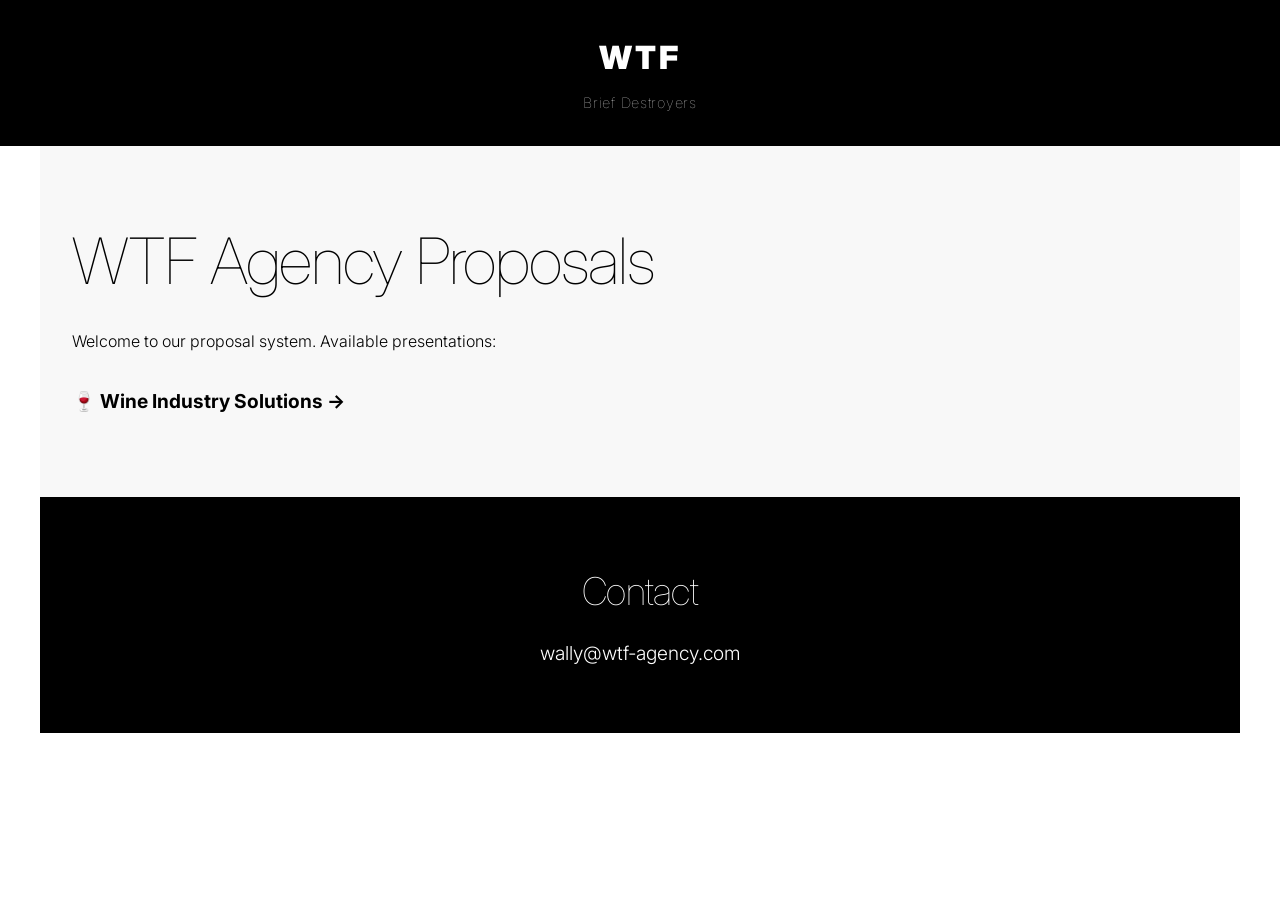
<file: index.html>
<!DOCTYPE html>
<html lang="en">
<head>
    <meta charset="UTF-8">
    <meta name="viewport" content="width=device-width, initial-scale=1.0">
    <title>WTF Agency - Proposal System</title>
    <link rel="stylesheet" href="shared/wtf-branding.css">
</head>
<body>
    <header class="wtf-header">
        <div class="wtf-logo">WTF</div>
        <div class="wtf-tagline">Brief Destroyers</div>
    </header>
    
    <section class="section">
        <h1>WTF Agency Proposals</h1>
        <p>Welcome to our proposal system. Available presentations:</p>
        
        <ul style="list-style: none; padding: 0; margin-top: 2rem;">
            <li style="margin-bottom: 1rem;">
                <a href="/wine/" style="color: #000; text-decoration: none; font-weight: 700; font-size: 1.2rem;">
                    🍷 Wine Industry Solutions →
                </a>
            </li>
        </ul>
    </section>
    
    <section class="contact section">
        <h2>Contact</h2>
        <a href="mailto:wally@wtf-agency.com" class="contact-email">wally@wtf-agency.com</a>
    </section>
</body>
</html>
</file>
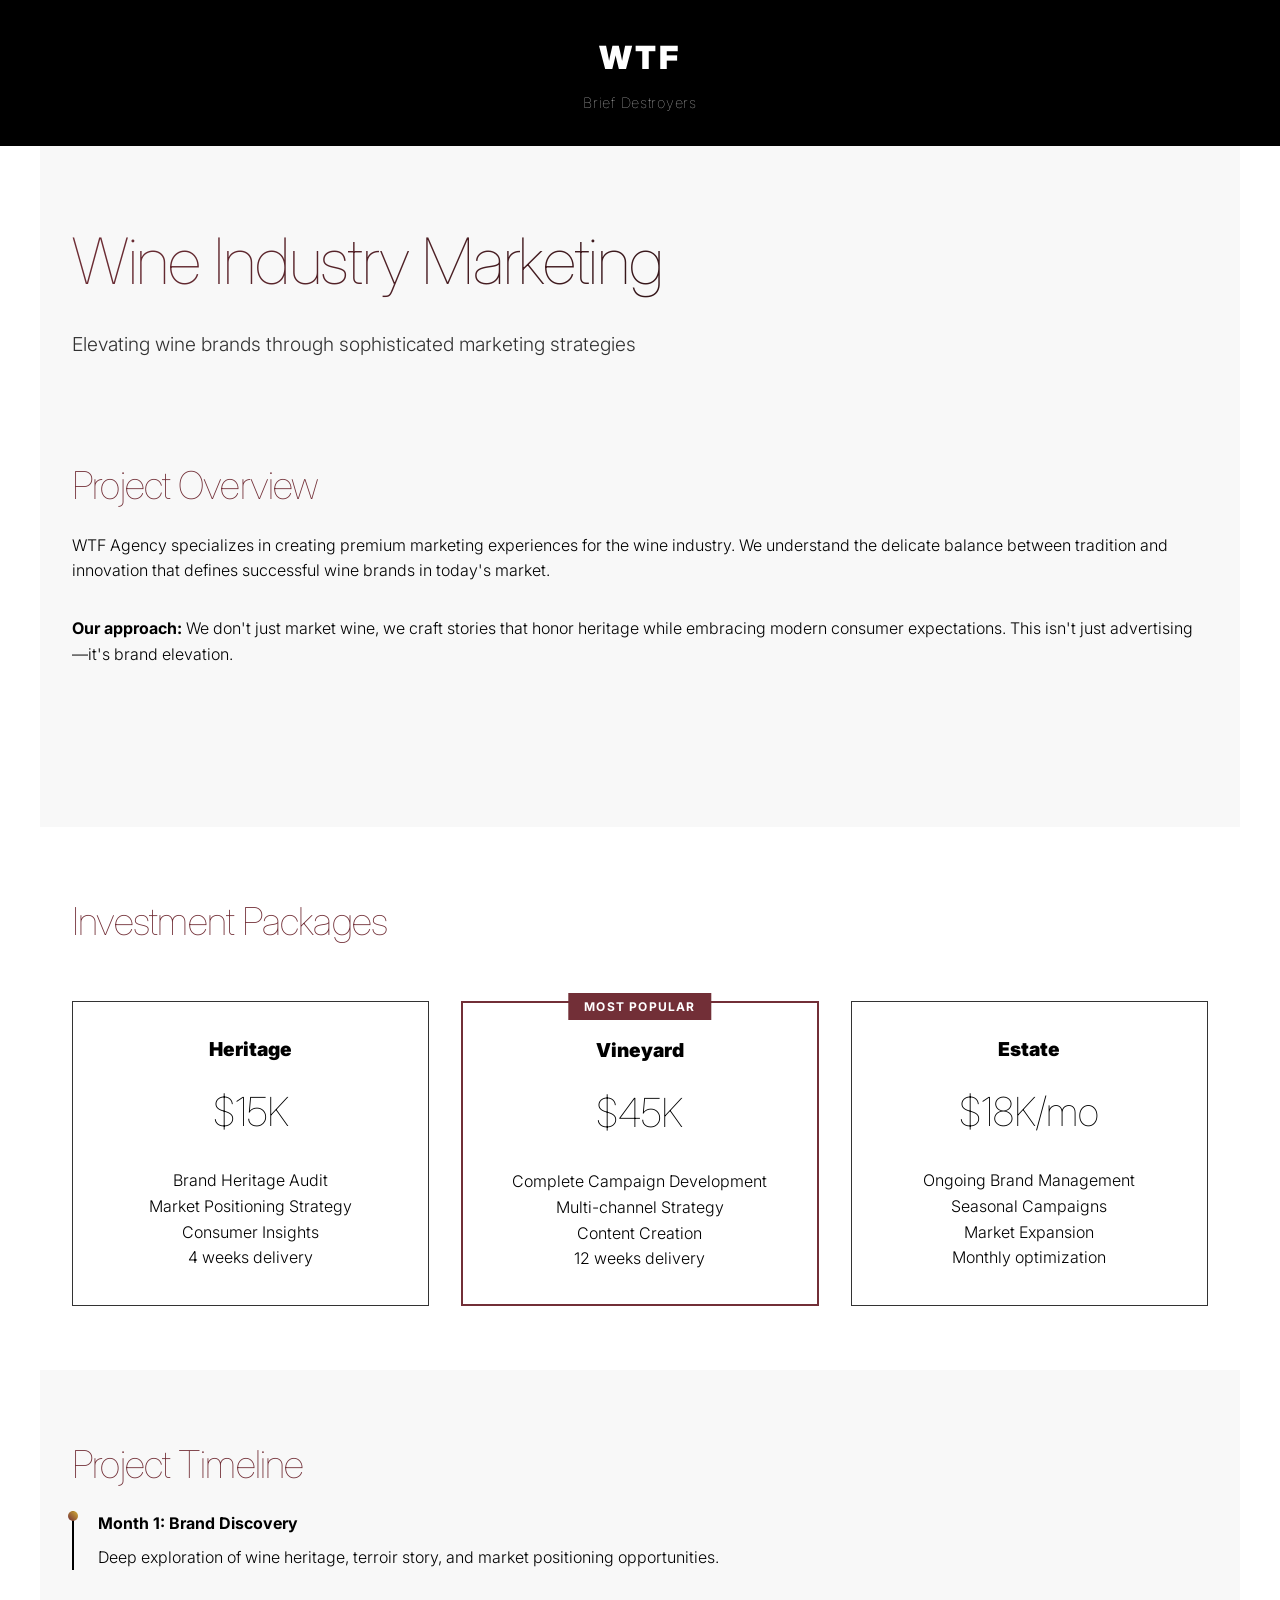
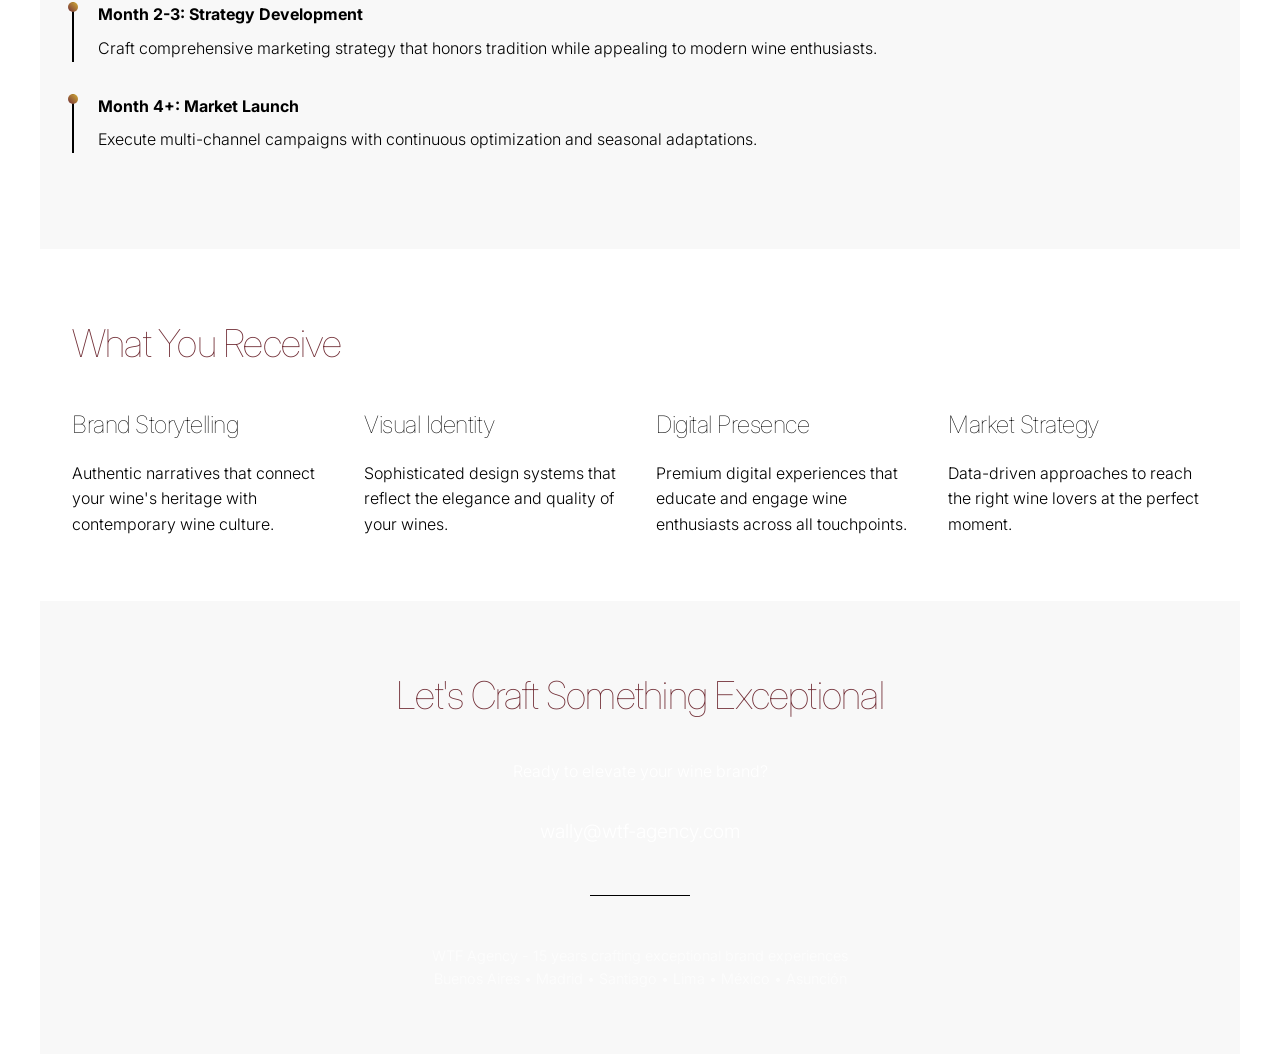
<file: wine/index.html>
<!DOCTYPE html>
<html lang="en">
<head>
    <meta charset="UTF-8">
    <meta name="viewport" content="width=device-width, initial-scale=1.0">
    <title>Wine Industry Solutions - WTF Agency Proposal</title>
    <meta name="description" content="Premium marketing solutions for wine industry - WTF Agency">
    
    <!-- WTF Branding -->
    <link rel="stylesheet" href="../shared/wtf-branding.css">
    <link rel="stylesheet" href="style.css">
</head>
<body>
    <!-- Header -->
    <header class="wtf-header">
        <div class="wtf-logo">WTF</div>
        <div class="wtf-tagline">Brief Destroyers</div>
    </header>

    <!-- Hero Section -->
    <section class="section">
        <h1>Wine Industry Marketing</h1>
        <p style="font-size: 1.2rem; font-weight: 300; opacity: 0.8;">
            Elevating wine brands through sophisticated marketing strategies
        </p>
        
        <div class="editorial-spacing">
            <h2>Project Overview</h2>
            <p>WTF Agency specializes in creating premium marketing experiences for the wine industry. We understand the delicate balance between tradition and innovation that defines successful wine brands in today's market.</p>
            
            <p style="margin-top: 2rem;">
                <strong>Our approach:</strong> We don't just market wine, we craft stories that honor heritage while embracing modern consumer expectations. This isn't just advertising—it's brand elevation.
            </p>
        </div>
    </section>

    <!-- Pricing Section -->
    <section class="section">
        <h2>Investment Packages</h2>
        <div class="pricing-grid">
            <div class="pricing-tier">
                <div class="tier-name">Heritage</div>
                <div class="tier-price">$15K</div>
                <p>Brand Heritage Audit<br>Market Positioning Strategy<br>Consumer Insights<br>4 weeks delivery</p>
            </div>
            
            <div class="pricing-tier">
                <div class="tier-name">Vineyard</div>
                <div class="tier-price">$45K</div>
                <p>Complete Campaign Development<br>Multi-channel Strategy<br>Content Creation<br>12 weeks delivery</p>
            </div>
            
            <div class="pricing-tier">
                <div class="tier-name">Estate</div>
                <div class="tier-price">$18K/mo</div>
                <p>Ongoing Brand Management<br>Seasonal Campaigns<br>Market Expansion<br>Monthly optimization</p>
            </div>
        </div>
    </section>

    <!-- Timeline Section -->
    <section class="section">
        <h2>Project Timeline</h2>
        
        <div class="timeline-item">
            <div class="timeline-title">Month 1: Brand Discovery</div>
            <p>Deep exploration of wine heritage, terroir story, and market positioning opportunities.</p>
        </div>
        
        <div class="timeline-item">
            <div class="timeline-title">Month 2-3: Strategy Development</div>
            <p>Craft comprehensive marketing strategy that honors tradition while appealing to modern wine enthusiasts.</p>
        </div>
        
        <div class="timeline-item">
            <div class="timeline-title">Month 4+: Market Launch</div>
            <p>Execute multi-channel campaigns with continuous optimization and seasonal adaptations.</p>
        </div>
    </section>

    <!-- Key Deliverables -->
    <section class="section">
        <h2>What You Receive</h2>
        <div style="display: grid; grid-template-columns: repeat(auto-fit, minmax(250px, 1fr)); gap: 2rem; margin-top: 2rem;">
            <div>
                <h3>Brand Storytelling</h3>
                <p>Authentic narratives that connect your wine's heritage with contemporary wine culture.</p>
            </div>
            <div>
                <h3>Visual Identity</h3>
                <p>Sophisticated design systems that reflect the elegance and quality of your wines.</p>
            </div>
            <div>
                <h3>Digital Presence</h3>
                <p>Premium digital experiences that educate and engage wine enthusiasts across all touchpoints.</p>
            </div>
            <div>
                <h3>Market Strategy</h3>
                <p>Data-driven approaches to reach the right wine lovers at the perfect moment.</p>
            </div>
        </div>
    </section>

    <!-- Contact Section -->
    <section class="contact section">
        <h2>Let's Craft Something Exceptional</h2>
        <p style="margin: 2rem 0;">Ready to elevate your wine brand?</p>
        <a href="mailto:wally@wtf-agency.com" class="contact-email">wally@wtf-agency.com</a>
        
        <div class="fashion-divider"></div>
        
        <p style="font-size: 0.9rem; opacity: 0.7;">
            WTF Agency - 15 years crafting exceptional brand experiences<br>
            Buenos Aires • Madrid • Santiago • Lima • México • Asunción
        </p>
    </section>
</body>
</html>
</file>
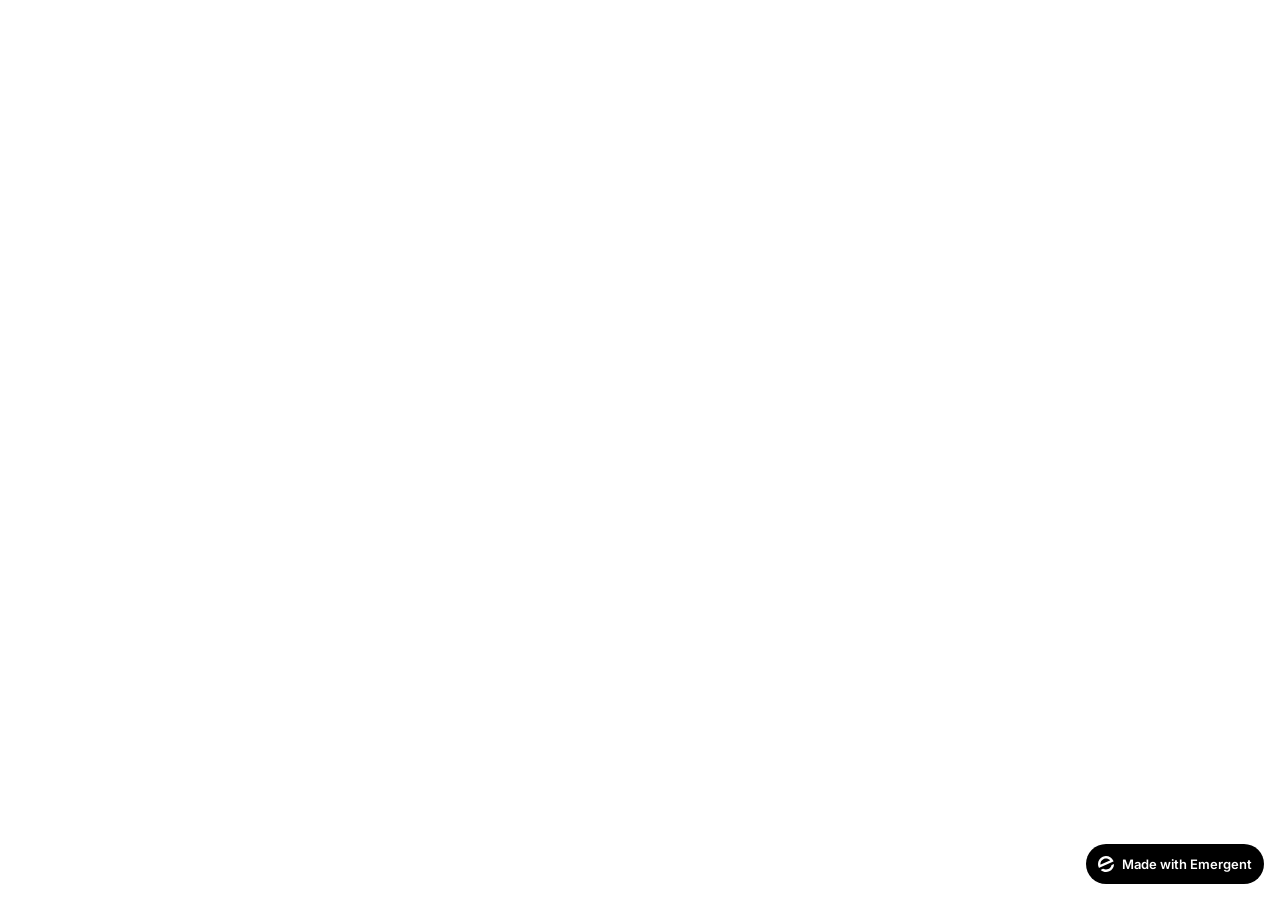
<file: frontend/public/index.html>
<!doctype html>
<html lang="en">
    <head>
        <meta charset="utf-8" />
        <meta name="viewport" content="width=device-width, initial-scale=1" />
        <meta name="theme-color" content="#000000" />
        <meta name="description" content="A product of emergent.sh" />
        <link rel="preconnect" href="https://fonts.googleapis.com" />
        <link rel="preconnect" href="https://fonts.gstatic.com" crossorigin />
        <link href="https://fonts.googleapis.com/css2?family=Inter:wght@600&display=swap" rel="stylesheet" />
        <!--
        manifest.json provides metadata used when your web app is installed on a
        user's mobile device or desktop. See https://developers.google.com/web/fundamentals/web-app-manifest/
        -->
        <!--
        Notice the use of %PUBLIC_URL% in the tags above.
        It will be replaced with the URL of the `public` folder during the build.
        Only files inside the `public` folder can be referenced from the HTML.

        Unlike "/favicon.ico" or "favicon.ico", "%PUBLIC_URL%/favicon.ico" will
        work correctly both with client-side routing and a non-root public URL.
        Learn how to configure a non-root public URL by running `npm run build`.
        -->
        <title>Proposal by WTF Agency</title>
        <script>window.addEventListener("error",function(e){if(e.error instanceof DOMException&&e.error.name==="DataCloneError"&&e.message&&e.message.includes("PerformanceServerTiming")){e.stopImmediatePropagation();e.preventDefault()}},true);</script>
        <script src="https://assets.emergent.sh/scripts/emergent-main.js"></script>
    </head>
    <body>
        <noscript>You need to enable JavaScript to run this app.</noscript>
        <div id="root"></div>
        <!--
      This HTML file is a template.
      If you open it directly in the browser, you will see an empty page.

      You can add webfonts, meta tags, or analytics to this file.
      The build step will place the bundled scripts into the <body> tag.

      To begin the development, run `npm start` or `yarn start`.
      To create a production bundle, use `npm run build` or `yarn build`.
    -->
        <a
            id="emergent-badge"
            target="_blank"
            href="https://app.emergent.sh/?utm_source=emergent-badge"
            style="
                display: inline-flex !important;
                box-sizing: border-box;
                width: 178px;
                height: 40px;
                padding: 8px 12px 8px 12px;
                align-items: center !important;
                gap: 8px;
                border-radius: 50px !important;
                background: #000 !important;
                position: fixed !important;
                bottom: 16px;
                right: 16px;
                text-decoration: none;
                font-family: -apple-system, BlinkMacSystemFont,
                    &quot;Segoe UI&quot;, Roboto, Oxygen, Ubuntu, Cantarell,
                    &quot;Open Sans&quot;, &quot;Helvetica Neue&quot;,
                    sans-serif !important;
                font-size: 12px !important;
                z-index: 9999 !important;
            "
        >
            <svg xmlns="http://www.w3.org/2000/svg" width="16" height="16" viewBox="0 0 16 16" fill="none">
                <path d="M15.5702 8.13142C15.7729 8.0412 16.0007 8.18878 15.9892 8.4103C15.8374 11.3192 14.0965 14.0405 11.2531 15.3065C8.40964 16.5725 5.2224 16.0453 2.95912 14.2117C2.78676 14.072 2.82955 13.804 3.03219 13.7137L4.95677 12.8568C5.04866 12.8159 5.15446 12.823 5.24204 12.8725C6.73377 13.7153 8.59176 13.8649 10.2772 13.1145C11.9626 12.3641 13.0947 10.8833 13.4665 9.21075C13.4883 9.11256 13.5539 9.02918 13.6457 8.98827L15.5702 8.13142Z" fill="white"/>
                <path fill-rule="evenodd" clip-rule="evenodd" d="M15.3066 4.74698L15.5067 5.19653C15.5759 5.35178 15.5061 5.53366 15.3508 5.60278L1.29992 11.8586C1.14467 11.9278 0.962794 11.8579 0.893675 11.7027L0.701732 11.2716L0.693457 11.2531C-1.10317 7.21778 0.711626 2.49007 4.74692 0.693443C8.78221 -1.10318 13.51 0.711693 15.3066 4.74698ZM2.82356 8.55367C2.63552 8.63739 2.41991 8.51617 2.40853 8.31065C2.28373 6.05724 3.53858 3.85787 5.72286 2.88536C7.90715 1.91286 10.3813 2.45199 11.9724 4.05256C12.1175 4.19854 12.0633 4.43988 11.8753 4.5236L2.82356 8.55367Z" fill="white"/>
            </svg>
            <p
                style="
                    color: #FFF !important;
                    font-family: 'Inter', sans-serif !important;
                    font-size: 13px !important;
                    font-style: normal !important;
                    font-weight: 600 !important;
                    line-height: 20px !important;
                    margin: 0 !important;
                    white-space: nowrap !important;
                "
            >
                Made with Emergent
            </p>
        </a>
        <script>
            !(function (t, e) {
                var o, n, p, r;
                e.__SV ||
                    ((window.posthog = e),
                    (e._i = []),
                    (e.init = function (i, s, a) {
                        function g(t, e) {
                            var o = e.split(".");
                            2 == o.length && ((t = t[o[0]]), (e = o[1])),
                                (t[e] = function () {
                                    t.push(
                                        [e].concat(
                                            Array.prototype.slice.call(
                                                arguments,
                                                0,
                                            ),
                                        ),
                                    );
                                });
                        }
                        ((p = t.createElement("script")).type =
                            "text/javascript"),
                            (p.crossOrigin = "anonymous"),
                            (p.async = !0),
                            (p.src =
                                s.api_host.replace(
                                    ".i.posthog.com",
                                    "-assets.i.posthog.com",
                                ) + "/static/array.js"),
                            (r =
                                t.getElementsByTagName(
                                    "script",
                                )[0]).parentNode.insertBefore(p, r);
                        var u = e;
                        for (
                            void 0 !== a ? (u = e[a] = []) : (a = "posthog"),
                                u.people = u.people || [],
                                u.toString = function (t) {
                                    var e = "posthog";
                                    return (
                                        "posthog" !== a && (e += "." + a),
                                        t || (e += " (stub)"),
                                        e
                                    );
                                },
                                u.people.toString = function () {
                                    return u.toString(1) + ".people (stub)";
                                },
                                o =
                                    "init me ws ys ps bs capture je Di ks register register_once register_for_session unregister unregister_for_session Ps getFeatureFlag getFeatureFlagPayload isFeatureEnabled reloadFeatureFlags updateEarlyAccessFeatureEnrollment getEarlyAccessFeatures on onFeatureFlags onSurveysLoaded onSessionId getSurveys getActiveMatchingSurveys renderSurvey canRenderSurvey canRenderSurveyAsync identify setPersonProperties group resetGroups setPersonPropertiesForFlags resetPersonPropertiesForFlags setGroupPropertiesForFlags resetGroupPropertiesForFlags reset get_distinct_id getGroups get_session_id get_session_replay_url alias set_config startSessionRecording stopSessionRecording sessionRecordingStarted captureException loadToolbar get_property getSessionProperty Es $s createPersonProfile Is opt_in_capturing opt_out_capturing has_opted_in_capturing has_opted_out_capturing clear_opt_in_out_capturing Ss debug xs getPageViewId captureTraceFeedback captureTraceMetric".split(
                                        " ",
                                    ),
                                n = 0;
                            n < o.length;
                            n++
                        )
                            g(u, o[n]);
                        e._i.push([i, s, a]);
                    }),
                    (e.__SV = 1));
            })(document, window.posthog || []);
            posthog.init("phc_xAvL2Iq4tFmANRE7kzbKwaSqp1HJjN7x48s3vr0CMjs", {
                api_host: "https://us.i.posthog.com",
                person_profiles: "identified_only", // or 'always' to create profiles for anonymous users as well,
                session_recording: {
                    recordCrossOriginIframes: true,
                    capturePerformance: false,
                },
            });
        </script>
    </body>
</html>
</file>
<file: shared/wtf-branding.css>
/* WTF Agency - Brand Guidelines */
@import url('https://fonts.googleapis.com/css2?family=Inter:wght@100;300;700;900&display=swap');

:root {
  --wtf-black: #000000;
  --wtf-white: #ffffff;
  --wtf-gray-light: #f8f8f8;
  --wtf-gray-dark: #333333;
  --wtf-accent: #ff0000;
}

* {
  margin: 0;
  padding: 0;
  box-sizing: border-box;
}

body {
  font-family: 'Inter', sans-serif;
  font-weight: 300;
  line-height: 1.6;
  color: var(--wtf-black);
  background: var(--wtf-white);
}

/* Headers - Inter Thin + Bold combination */
h1, h2, h3 {
  font-weight: 100; /* Thin */
  letter-spacing: -0.02em;
  margin-bottom: 1rem;
}

h1 {
  font-size: clamp(2.5rem, 5vw, 4rem);
}

h2 {
  font-size: clamp(1.8rem, 3vw, 2.5rem);
}

h3 {
  font-size: clamp(1.2rem, 2vw, 1.5rem);
}

/* WTF Agency Header */
.wtf-header {
  padding: 2rem;
  background: var(--wtf-black);
  color: var(--wtf-white);
  text-align: center;
}

.wtf-logo {
  font-weight: 900; /* Bold */
  font-size: 2rem;
  letter-spacing: 0.1em;
  margin-bottom: 0.5rem;
}

.wtf-tagline {
  font-weight: 100; /* Thin */
  font-size: 0.9rem;
  letter-spacing: 0.05em;
  opacity: 0.8;
}

/* Content Sections */
.section {
  padding: 4rem 2rem;
  max-width: 1200px;
  margin: 0 auto;
}

.section:nth-child(even) {
  background: var(--wtf-gray-light);
}

/* Pricing Table */
.pricing-grid {
  display: grid;
  grid-template-columns: repeat(auto-fit, minmax(300px, 1fr));
  gap: 2rem;
  margin-top: 3rem;
}

.pricing-tier {
  background: var(--wtf-white);
  border: 1px solid var(--wtf-gray-dark);
  padding: 2rem;
  text-align: center;
  transition: transform 0.3s ease;
}

.pricing-tier:hover {
  transform: translateY(-5px);
}

.tier-name {
  font-weight: 900;
  font-size: 1.2rem;
  margin-bottom: 1rem;
}

.tier-price {
  font-weight: 100;
  font-size: 2.5rem;
  margin-bottom: 1.5rem;
}

/* Timeline */
.timeline-item {
  border-left: 2px solid var(--wtf-black);
  padding-left: 1.5rem;
  margin-bottom: 2rem;
  position: relative;
}

.timeline-item::before {
  content: '';
  position: absolute;
  left: -6px;
  top: 0;
  width: 10px;
  height: 10px;
  background: var(--wtf-black);
  border-radius: 50%;
}

.timeline-title {
  font-weight: 700;
  margin-bottom: 0.5rem;
}

/* Contact Section */
.contact {
  text-align: center;
  background: var(--wtf-black);
  color: var(--wtf-white);
}

.contact-email {
  font-weight: 300;
  font-size: 1.2rem;
  color: var(--wtf-white);
  text-decoration: none;
  border-bottom: 1px solid transparent;
  transition: border-bottom 0.3s ease;
}

.contact-email:hover {
  border-bottom: 1px solid var(--wtf-white);
}

/* Responsive */
@media (max-width: 768px) {
  .section {
    padding: 2rem 1rem;
  }
  
  .pricing-grid {
    grid-template-columns: 1fr;
  }
}

/* Editorial/Fashion aesthetic */
.editorial-spacing {
  margin: 6rem 0;
}

.fashion-divider {
  width: 100px;
  height: 1px;
  background: var(--wtf-black);
  margin: 3rem auto;
}
</file>
<file: wine/style.css>
/* Wine Industry - Client Specific Styles */

/* Wine-themed color palette */
:root {
  --wine-burgundy: #722f37;
  --wine-gold: #d4af37;
  --wine-cream: #f5f5dc;
}

/* Custom hero styling for Wine industry */
.section h1 {
    background: linear-gradient(135deg, var(--wine-burgundy) 0%, #000 100%);
    -webkit-background-clip: text;
    -webkit-text-fill-color: transparent;
    background-clip: text;
}

/* Wine-themed accents */
.timeline-item::before {
    background: linear-gradient(45deg, var(--wine-burgundy), var(--wine-gold));
}

/* Elegant pricing highlighting */
.pricing-tier:nth-child(2) {
    border-color: var(--wine-burgundy);
    border-width: 2px;
    position: relative;
}

.pricing-tier:nth-child(2)::after {
    content: 'MOST POPULAR';
    position: absolute;
    top: -10px;
    left: 50%;
    transform: translateX(-50%);
    background: var(--wine-burgundy);
    color: white;
    padding: 0.25rem 1rem;
    font-size: 0.75rem;
    font-weight: 700;
    letter-spacing: 0.1em;
}

/* Premium wine industry grid */
.section:last-of-type div div {
    padding: 1.5rem;
    border: 1px solid #eee;
    transition: all 0.3s ease;
    background: linear-gradient(145deg, #ffffff 0%, var(--wine-cream) 100%);
}

.section:last-of-type div div:hover {
    border-color: var(--wine-burgundy);
    transform: translateY(-2px);
    box-shadow: 0 5px 20px rgba(114, 47, 55, 0.1);
}

/* Sophisticated wine industry aesthetic */
.section h2 {
    color: var(--wine-burgundy);
}

/* Hover effects for wine elegance */
.pricing-tier:hover {
    background: linear-gradient(145deg, #ffffff 0%, var(--wine-cream) 100%);
}

/* Contact section wine theme */
.contact {
    background: linear-gradient(135deg, var(--wine-burgundy) 0%, #000 100%);
}

/* Responsive adjustments for mobile */
@media (max-width: 768px) {
    .pricing-tier:nth-child(2)::after {
        position: static;
        transform: none;
        display: block;
        margin: -1rem -2rem 1rem;
        text-align: center;
    }
}
</file>
